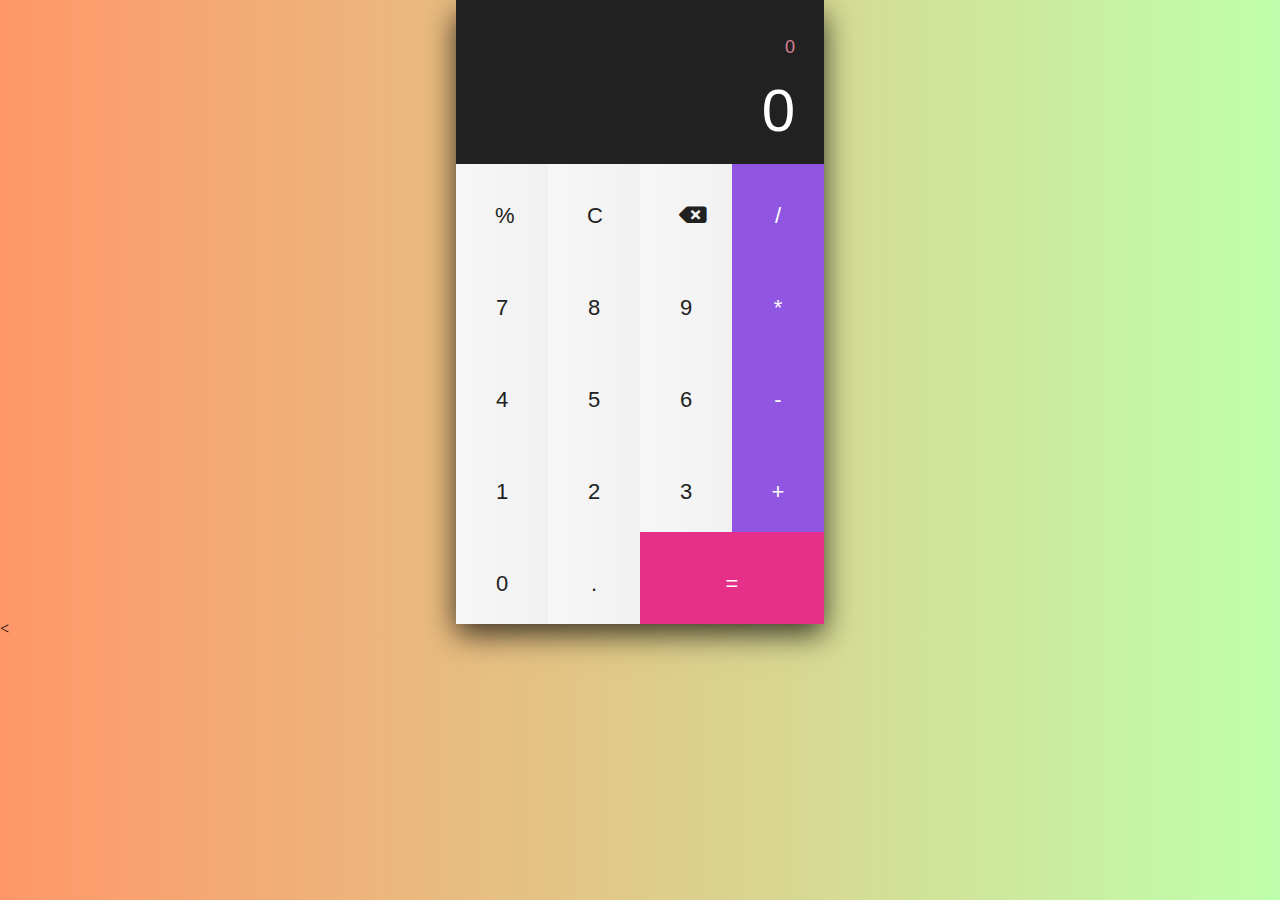
<file: calcc/index.html>
<!DOCTYPE html>
<html lang="en">
<head>
    <meta charset="UTF-8">
    <meta name="viewport"
    content="width=device-width, user-scalable=no, initial-scale=1.0, maximumscale=1.0, minimum-scale=1.0">
    <meta http-equiv="X-UA-Compatible" content="ie=edge">
    <link rel="stylesheet" href="style.css">
    <link rel="stylesheet"
     href="https://pro.fontawesome.com/releases/v5.10.0/css/all.css" integrity="sha384-
    AYmEC3Yw5cVb3ZcuHtOA93w35dYTsvhLPVnYs9eStHfGJvOvKxVfELGroGkvsg+p"
    crossorigin="anonymous"/>
    <title>Calculator</title>
</head>
<body>
    <div class="calculator">
        <div class="header">
            <input type="text" placeholder="0" class="account" readonly>
            <input type="text" placeholder="0" class="result" readonly>
        </div>
        <div class="main">
            <button onclick="input('%')" class="btn">%</button>
            <button onclick="reset()" class="btn">C</button>
            <button onclick="backspace()" class="btn"><i class="fas fa-backspace"></i></button>
            <button onclick="input('/')" class="btn btn-operator">/</button>
            <button onclick="input('7')" class="btn">7</button>
            <button onclick="input('8')" class="btn">8</button>
            <button onclick="input('9')" class="btn">9</button>
            <button onclick="input('*')" class="btn btn-operator">*</button>
            <button onclick="input('4')" class="btn">4</button>
            <button onclick="input('5')" class="btn">5</button>
            <button onclick="input('6')" class="btn">6</button>
            <button onclick="input('-')" class="btn btn-operator">-</button>
            <button onclick="input('1')" class="btn">1</button>
            <button onclick="input('2')" class="btn">2</button>
            <button onclick="input('3')" class="btn">3</button>
            <button onclick="input('-')" class="btn btn-operator">+</button>
            <button onclick="input('0')" class="btn">0</button>
            <button onclick="input('.')" class="btn">.</button>
            <button onclick="result()" class="btn-big">=</button>
        </div>
    </div>

    <script src="script.js"></script>
</body>
<</html>
</file>
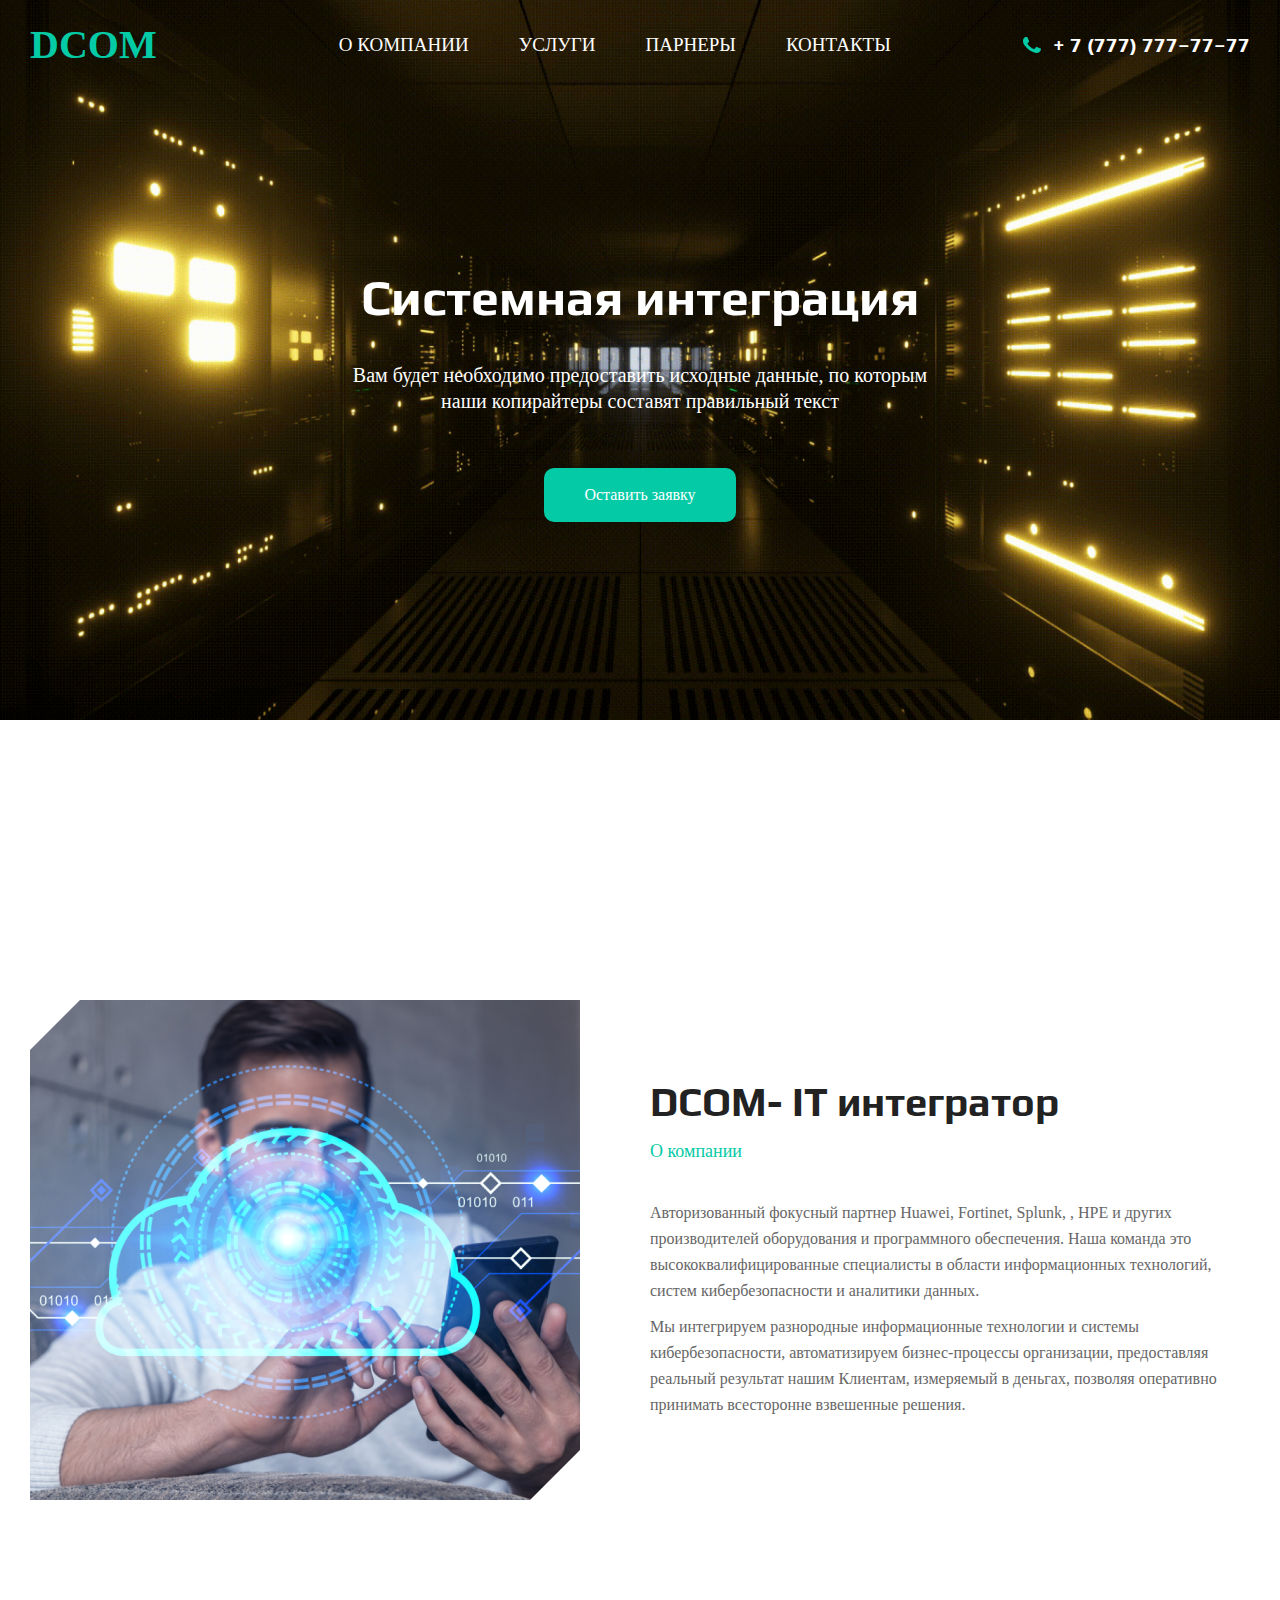
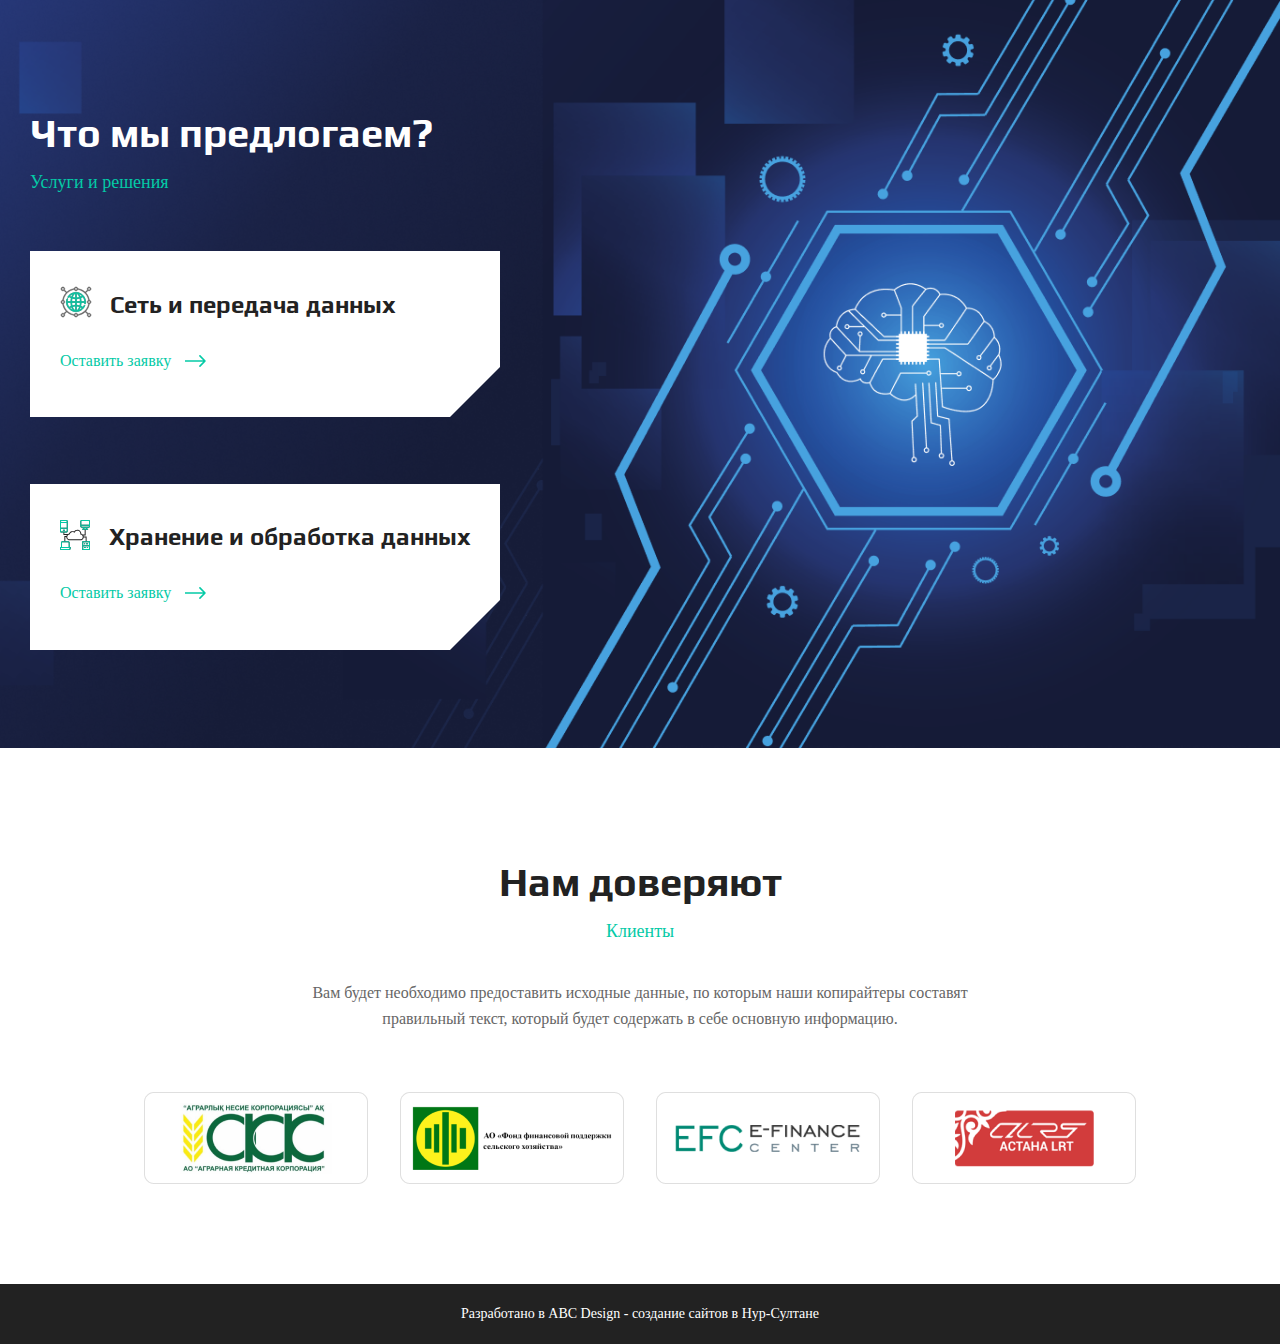
<file: dcom/index.html>
<!DOCTYPE html>
<html lang="en">
<head>
   <meta charset="UTF-8">
   <meta http-equiv="X-UA-Compatible" content="IE=edge">
   <meta name="viewport" content="width=device-width, initial-scale=1.0">
   <link rel="stylesheet" href="css/style.css">
   <title>Document</title>

   <link rel="preconnect" href="https://fonts.googleapis.com">
<link rel="preconnect" href="https://fonts.gstatic.com" crossorigin>
<link href="https://fonts.googleapis.com/css2?family=Open+Sans:wght@400;700&family=Play:wght@400;700&family=Raleway:ital,wght@0,400;0,500;0,600;0,700;0,800;0,900;1,400;1,500;1,600;1,700;1,800;1,900&display=swap" rel="stylesheet">
</head>
<body>
   <header class="header">
      <div class="container">
         <nav class="nav">
            <div class="nav__row">
               <div class="nav__logo">
                  <a href="">DCOM</a>
               </div>
               <ul class="nav__list">
                  <li><a href="">О компании</a></li>
                  <li><a href="">Услуги</a></li>
                  <li><a href="">Парнеры</a></li>
                  <li><a href="">Контакты</a></li>
               </ul>
               <div class="nav__number">
                  <a href="">+ 7 (777) 777–77–77</a>
               </div>
            </div>
         </nav>
         <div class="header__content">
            <div class="header__title">Системная интеграция</div>
            <div class="header__text">Вам будет необходимо предоставить исходные данные, по которым наши копирайтеры составят правильный текст</div>
            <div class="header__btn"><button>Оставить заявку</button></div>
         </div>
      </div>
   </header>

   <section class="dcomit">
      <div class="container">
         <div class="dcomit__row">
            <div class="dcomit__image">
               <img src="image/Image.png" alt="">
            </div>
            <div class="dcomit-content">
               <div class="dcomit-content__title">
                  DCOM- IT интегратор
               </div>
               <div class="dcomit-content__subtitle">
                  О компании
               </div>
               <div class="dcomit-content__text">
                  <p>Авторизованный фокусный партнер Huawei, Fortinet, Splunk, , HPE и других производителей оборудования и программного обеспечения.
                     Наша команда это высококвалифицированные специалисты в области информационных технологий, систем кибербезопасности и аналитики данных.</p>
                  <p>Мы интегрируем разнородные информационные технологии и системы кибербезопасности, автоматизируем бизнес-процессы организации, предоставляя реальный результат нашим Клиентам, измеряемый в деньгах, позволяя оперативно принимать всесторонне взвешенные решения.</p>
               </div>
            </div>
         </div>
      </div>
   </section>

   <section class="what">
      <div class="container">
         <div class="what__title">Что мы предлогаем?</div>
         <div class="what__subtitle">Услуги и решения</div>
         
         <div class="what-cart">
            <div class="what-cart-item">
               <img src="image/icons/what-globus.svg" alt="">
               <div class="what-cart__title">
                  Сеть и передача данных
               </div>
            </div>
            <div class="what-cart__sub">
               <a href="">Оставить заявку</a>
               <img src="image/icons/arow-cion.svg" alt="">
            </div>

         </div>
         <div class="what-cart">
            <div class="what-cart-item">
               <img src="image/icons/what-comp.svg" alt="">
               <div class="what-cart__title">
                  Хранение и обработка данных
               </div>
            </div>
            <div class="what-cart__sub">
               <a href="">Оставить заявку</a>
               <img src="image/icons/arow-cion.svg" alt="">
            </div>

         </div>
      </div>
   </section>

   <section class="client">
      <div class="container"> 
         <div class="clients__title">
            Нам доверяют
         </div>
         <div class="clients__subtitle">
            Клиенты
         </div>
         <div class="clients__text">
            Вам будет необходимо предоставить исходные данные, по которым наши копирайтеры составят правильный текст, который будет содержать в себе основную информацию.
         </div>
         <div class="clients__sponsor">
            <img src="image/sponsor.png" alt="">
         </div>
      </div>
   </section>
   
   <footer class="footer">
      <div class="footer__row">
         <div class="footer__text">
            Разработано в ABC Design - создание сайтов в Нур-Султане
         </div>
      </div>
   </footer>
</body>
</html>
</file>
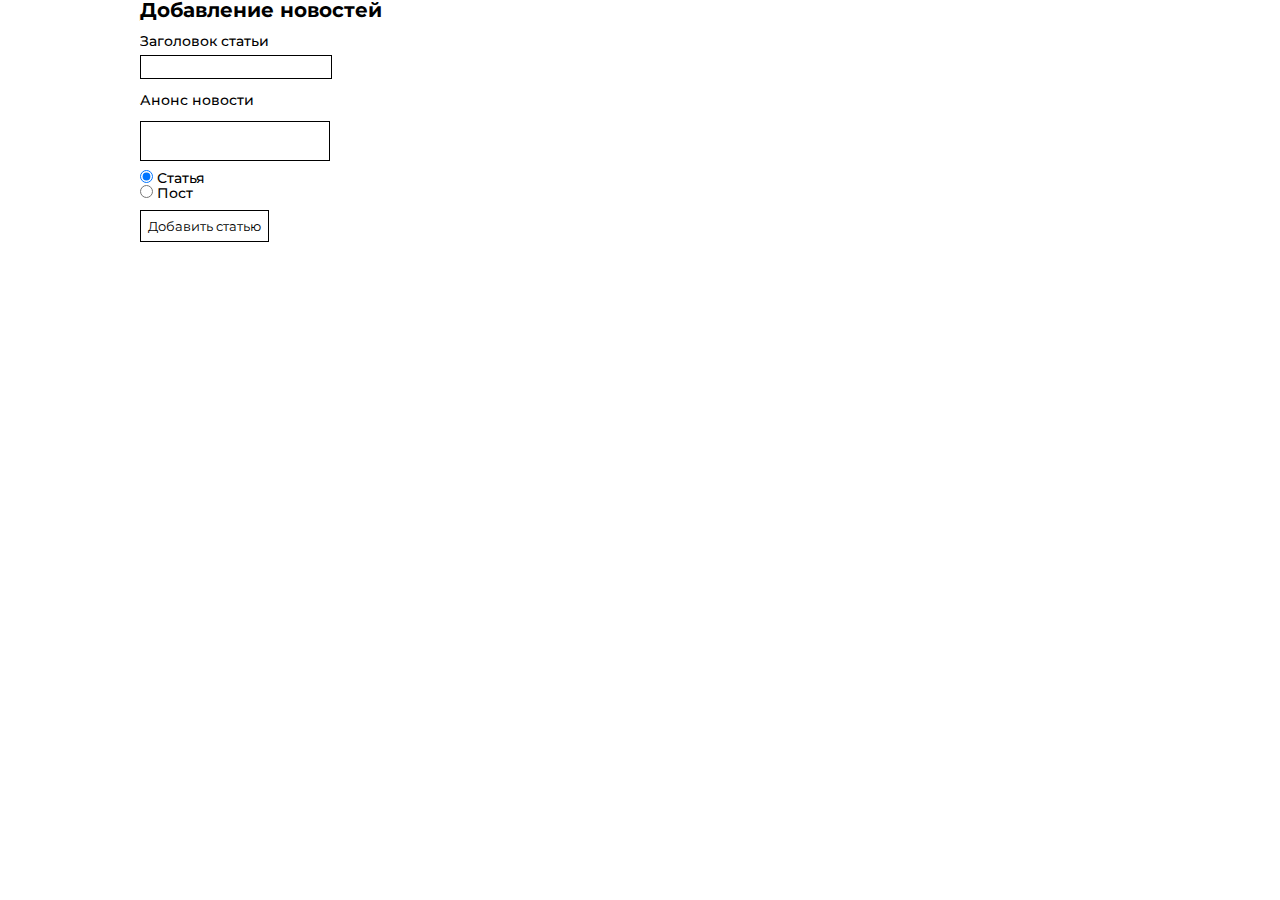
<file: web05-main/index.html>
<!DOCTYPE html>
<html lang="en">

<head>
    <meta charset="UTF-8">
    <meta http-equiv="X-UA-Compatible" content="IE=edge">

    <meta name="viewport" content="width=device-width, initial-scale=1.0">
    <title>Document</title>
    <link rel="preconnect" href="https://fonts.googleapis.com">
    <link rel="preconnect" href="https://fonts.gstatic.com" crossorigin>
    <link href="https://fonts.googleapis.com/css2?family=Montserrat:wght@500;700&display=swap" rel="stylesheet">

    <link rel="stylesheet" href="style.css">
</head>

<body>
    <div class="container">
        <h3>Добавление новостей</h3>
        <hr>
        <br>
        <form>
            <div class="form-group" id="form_input">
                <label for="title" class="form-label">Заголовок статьи</label> <br>
                <input type="text" class="form-control" id="title" maxlength="95" placeholder=""> <br>
                <br>
            </div>
            <div class="form-group">
                <label for="validationTextarea" class="form-label">Анонс новости</label> <br> <br>
                <textarea id="intro" maxlength="255" class="form-control" placeholder=""></textarea>
            </div>
            <div class="black">
                <div class="form-check">
                    <input type="radio" class="form-check-input" id="type" name="type" value="article" checked>
                    <label class="form-check-label">Статья</label>
                </div>
                <div class="form-check">
                    <input type="radio" class="form-check-input" id="type_2" name="type" value="post">
                    <label class="form-check-label">Пост</label>
                </div>
            </div>
            <div id="mess" class="text-danger"></div>
            <button type="button" class="btn btn-primary" onclick="check()" name="send" id="send">Добавить
                статью</button>
        </form>
        <br><br>
        <div id="articles"></div>
    </div>

    <script src="script.js"></script>
</body>

</html>
</file>
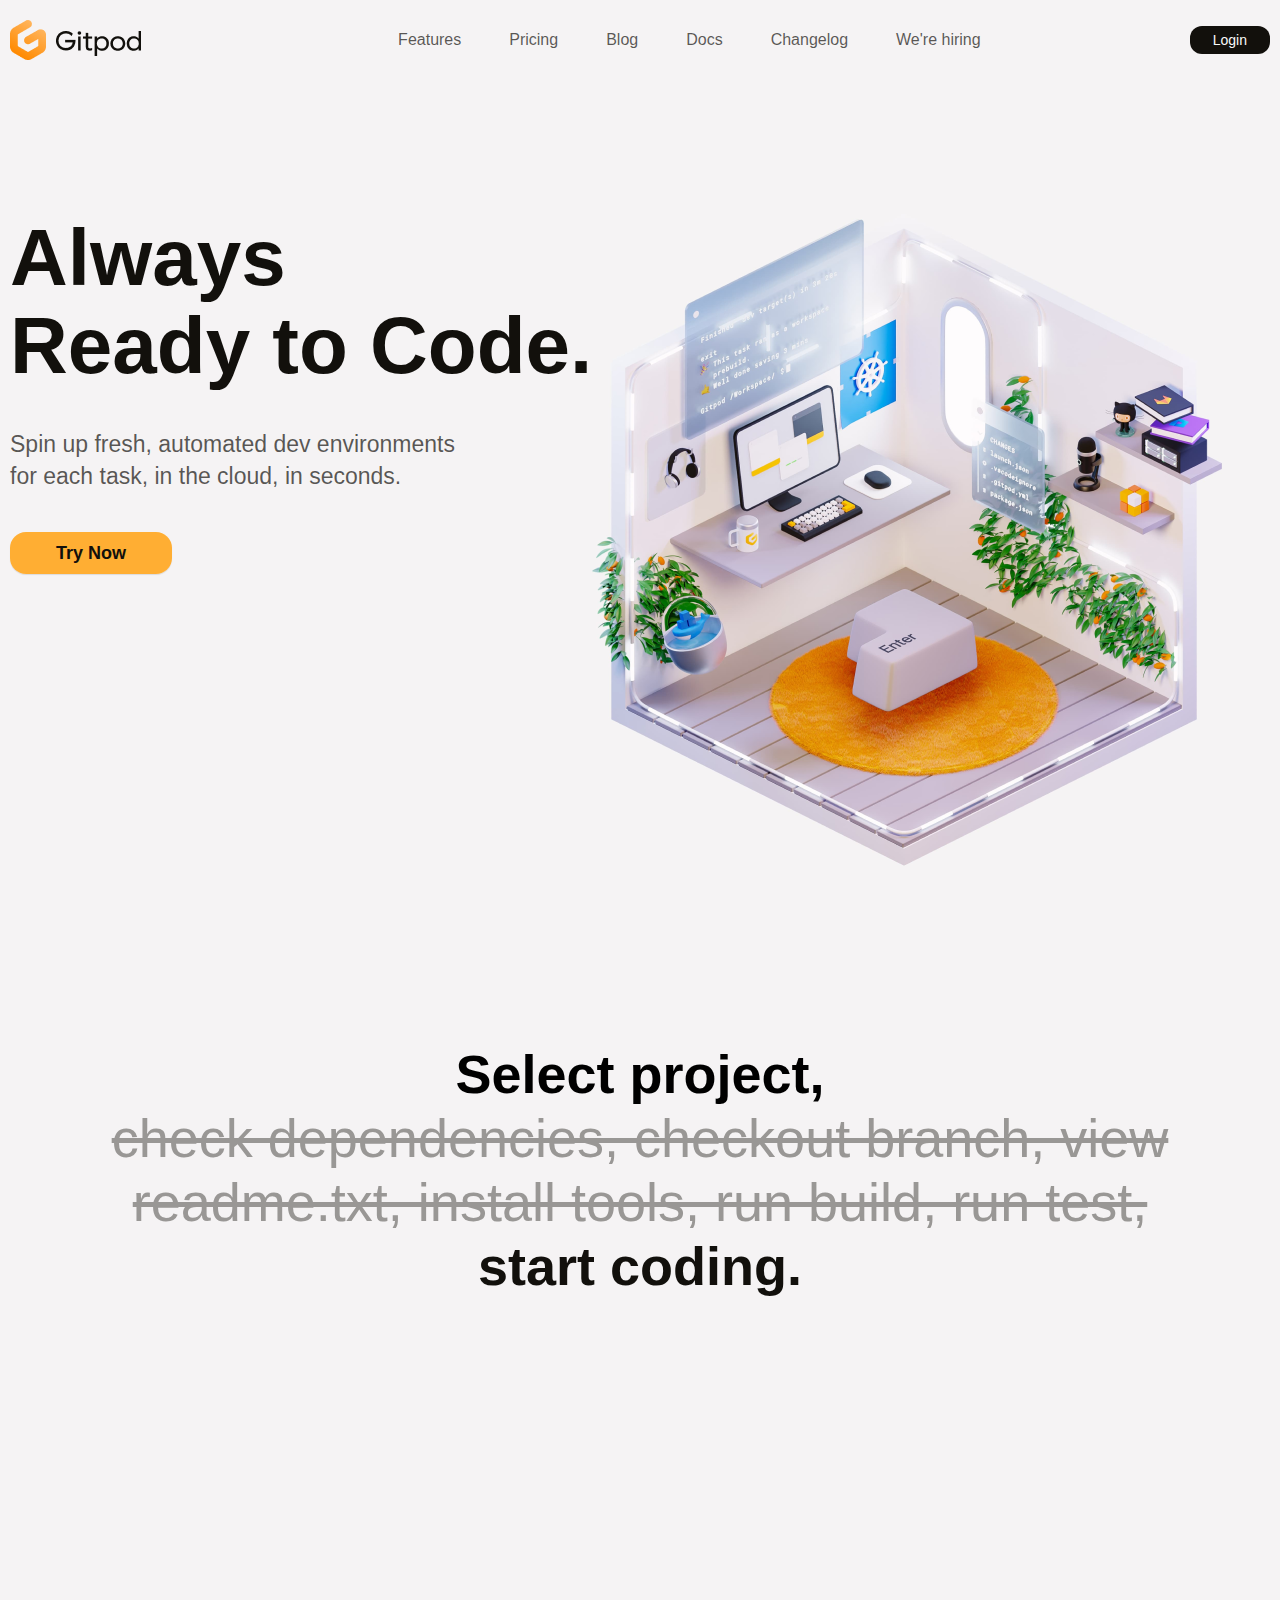
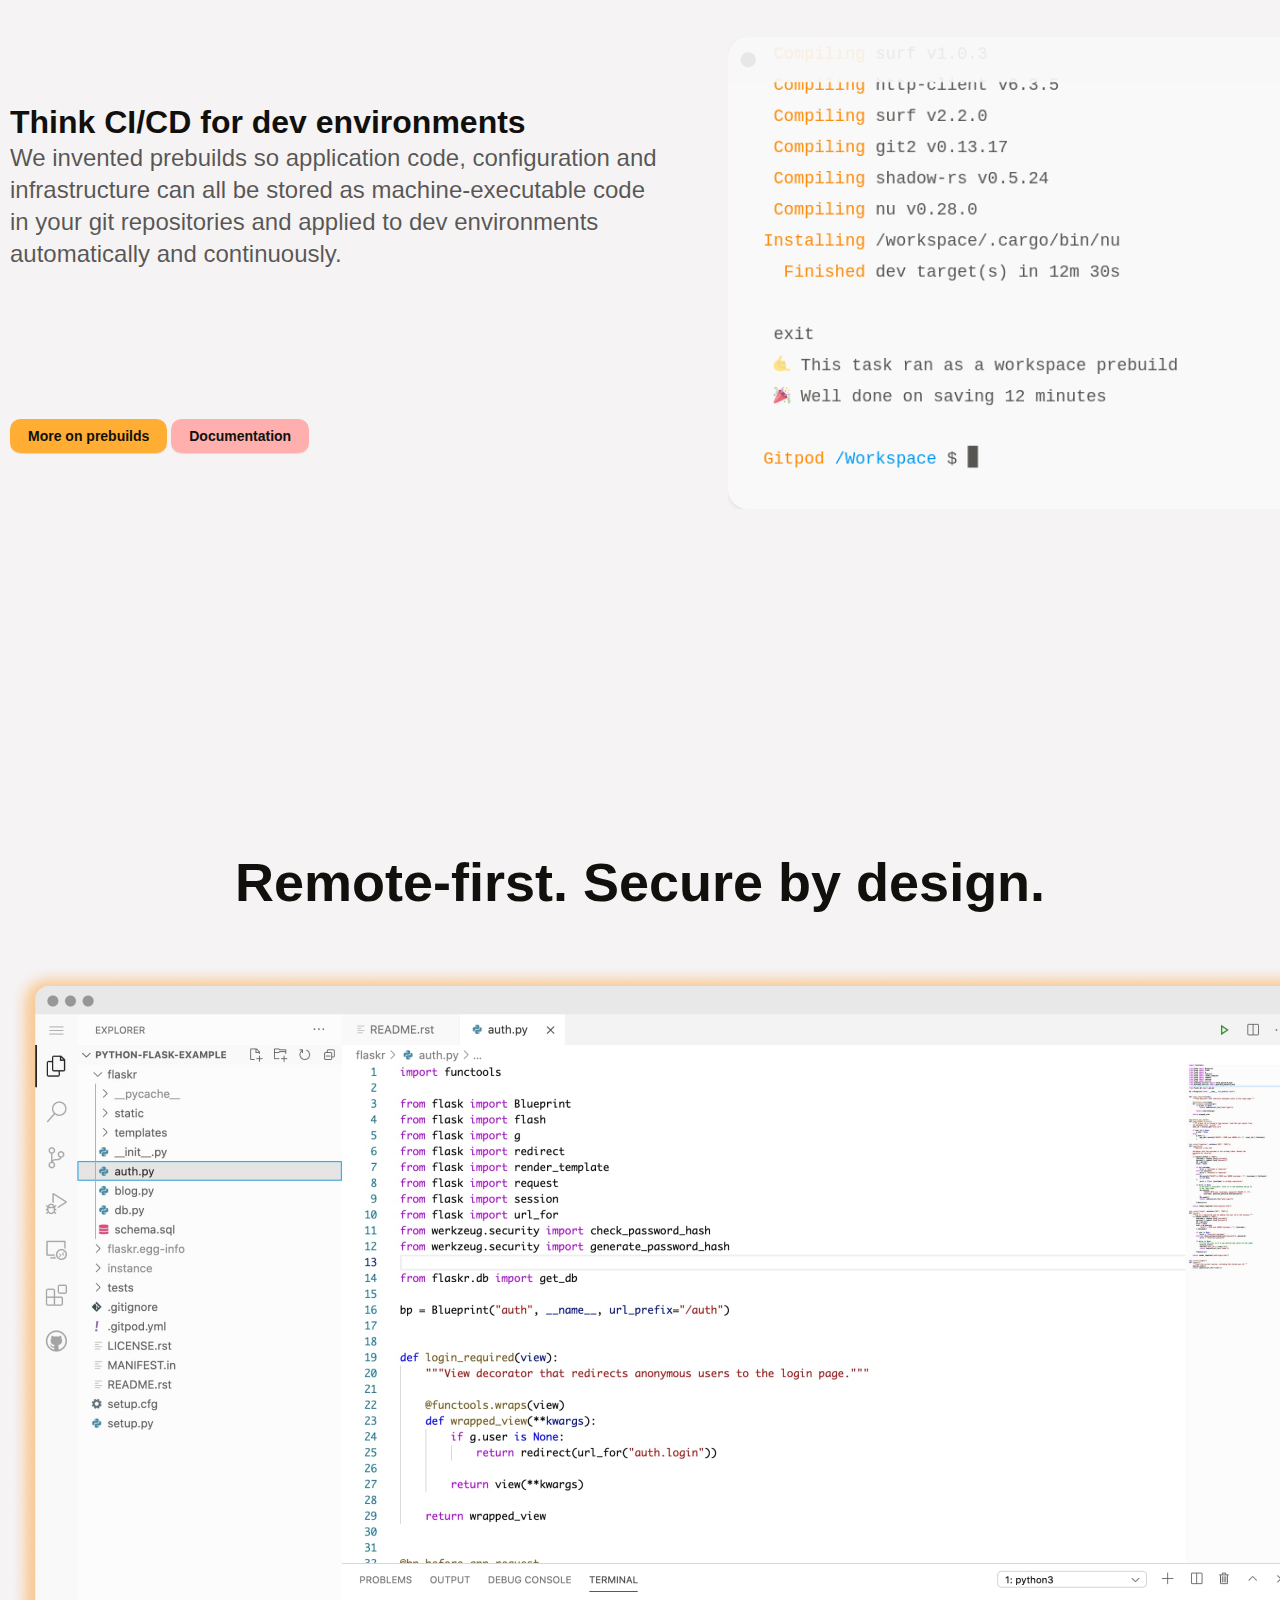
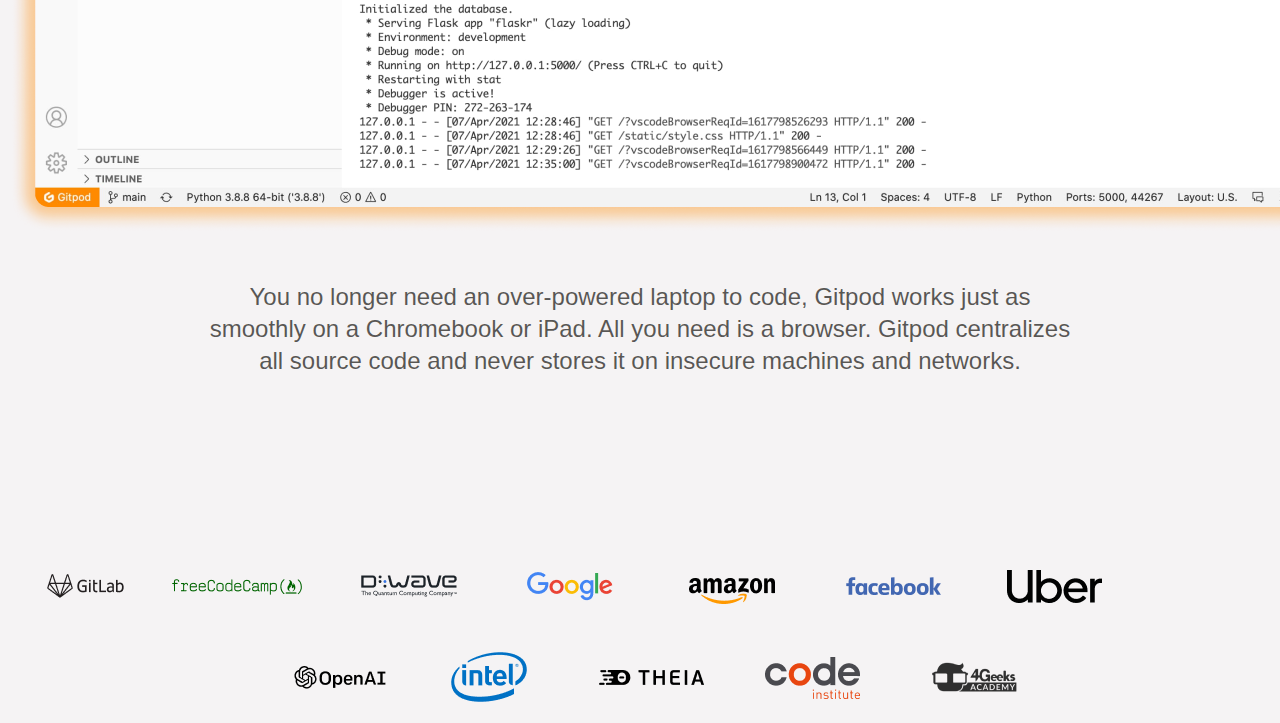
<file: dcom/image/icons/Рабочий стол/nalabew/index.html>
<!DOCTYPE html>
<html lang="en">
<head>
    <meta charset="UTF-8">
    <meta http-equiv="X-UA-Compatible" content="IE=edge">
    <meta name="viewport" content="width=device-width, initial-scale=1.0">
    <link rel="stylesheet" href="css/style.css">
    <title>Document</title>
</head>
<body>
    <div class="wrapper">
        <nav class="nav">
            <div class="container">
                <div class="nav__row">
                    <div class="nav__logo">
                        <a href=""><img src="img/Frame.png" alt=""></a>
                    </div>
                    <ul class="nav__list">
                        <li><a href="">Features</a></li>
                        <li><a href="">Pricing</a></li>
                        <li><a href="">Blog</a></li>
                        <li><a href="">Docs</a></li>
                        <li><a href="">Changelog</a></li>
                        <li><a href="">We're hiring</a></li>
                    </ul>
                    <div class="nav__btn">
                        <a href="">Login</a>
                    </div>
                </div>
            </div>
        </nav>

        <div class="always">
            <div class="container">
                <div class="always__row">
                    <div class="always__content">
                        <div class="always__title">Always <br>Ready to Code.</div>
                        <div class="always__text">Spin up fresh, automated dev environments for each task, in the cloud, in seconds.</div>
                        <div class="always__btn"><a href="">Try Now</a></div>   
                    </div>
                    <div class="always__img">
                        <img src="img/Rectangle.png" alt="">
                    </div>
                </div>
            </div>
        </div>

        <div class="select">
            <div class="container">
                <div class="select__title">Select project,</div>
                <div class="select__title1">check dependencies, checkout branch, view</div>
                <div class="select__title2">readme.txt, install tools, run build, run test,</div>
                <div class="select__title3">start coding.</div>
            </div>
        </div>

        <div class="think">
            <div class="container">
                <div class="think__row">
                    <div class="think__content">
                        <div class="think__title">
                            Think CI/CD for dev environments
                        </div>
                        <div class="think__text">We invented prebuilds so application code, configuration and infrastructure can all be stored as machine-executable code in your git repositories and applied to dev environments automatically and continuously.</div>
                        <div class="think__btn">
                            <a href="">More on prebuilds</a>
                            <a href="">Documentation</a>
                        </div>
                    </div>
                    <div class="think__img">
                        <img src="img/Rectangle (2).png" alt="">
                    </div>
                </div>
            </div>
        </div>

        <div class="remote">
            <div class="container">
                <div class="remote__title">
                    Remote-first. Secure by design.
                </div>
                <div class="remote__img">
                    <img src="img/Rectangle (3).png" alt="">
                </div>
                <div class="remote__text">You no longer need an over-powered laptop to code, Gitpod works just as smoothly on a Chromebook or iPad. All you need is a browser. Gitpod centralizes all source code and never stores it on insecure machines and networks.</div>

            </div>
        </div>

        <div class="
        ">
            <img src="img/meow.png" alt="">
        </div>

        <div class="idinaxoy">
            
        </div>
    </div>
</body>
</html>
</file>
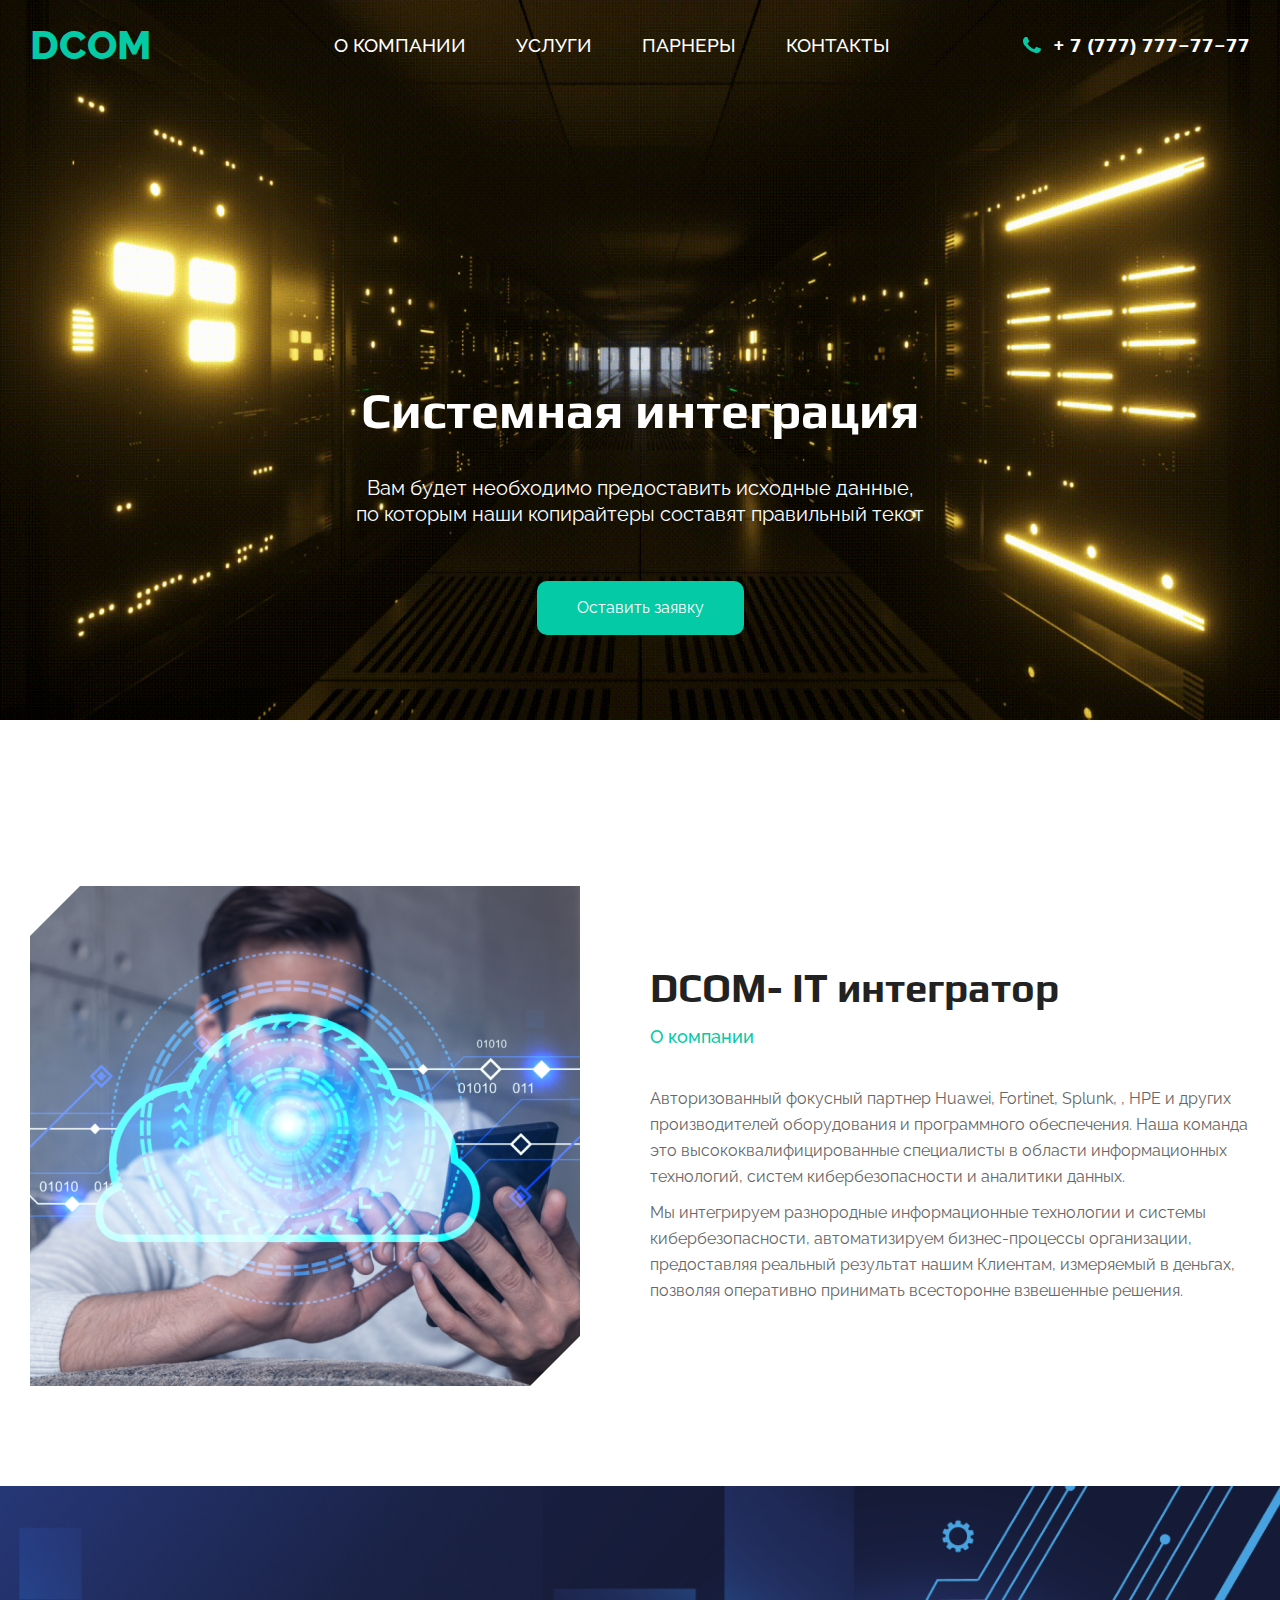
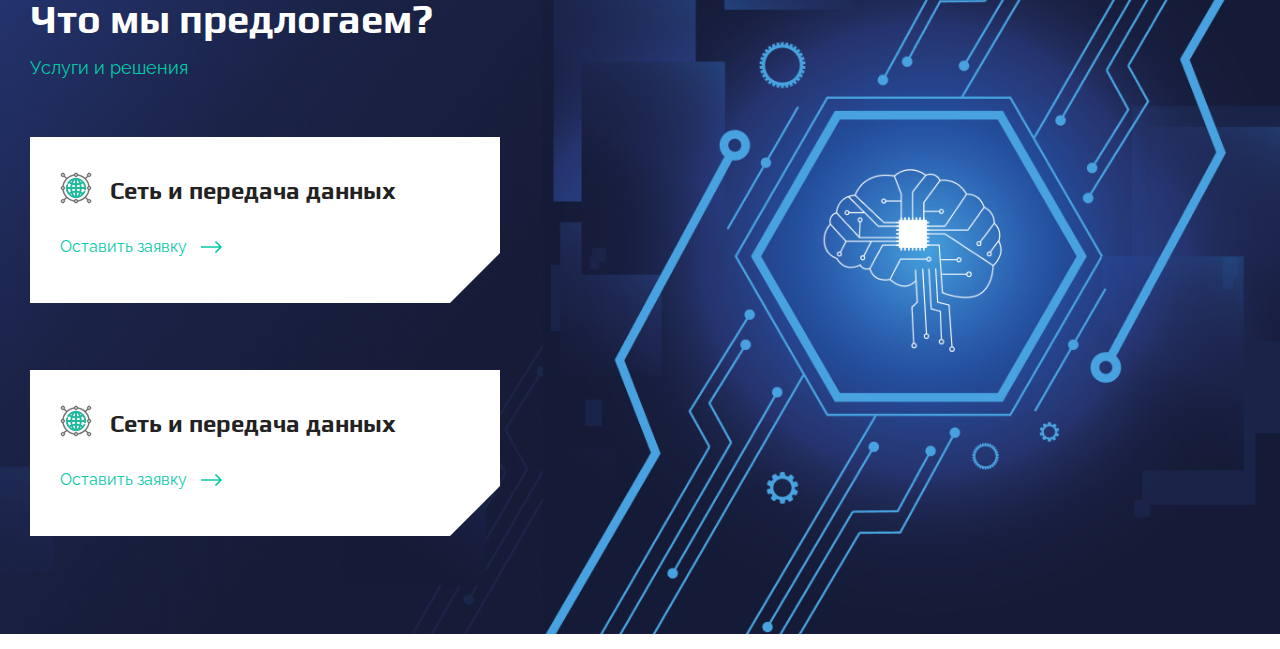
<file: dcom/image/icons/Рабочий стол/Новая папка/index.html>
<!DOCTYPE html>
<html lang="en">
<head>
   <meta charset="UTF-8">
   <meta http-equiv="X-UA-Compatible" content="IE=edge">
   <meta name="viewport" content="width=device-width, initial-scale=1.0">
   <link rel="stylesheet" href="css/style.css">
   <title>Document</title>

   <link rel="preconnect" href="https://fonts.googleapis.com">
<link rel="preconnect" href="https://fonts.gstatic.com" crossorigin>
<link href="https://fonts.googleapis.com/css2?family=Open+Sans:wght@400;700&family=Play:wght@400;700&family=Raleway:ital,wght@0,400;0,500;0,600;0,700;0,800;0,900;1,400;1,500;1,600;1,700;1,800;1,900&display=swap" rel="stylesheet">
</head>
<body>
   <header class="header">
      <div class="container">
         <nav class="nav">
            <div class="nav__row">
               <div class="nav__logo">
                  DCOM
               </div>
               <ul class="nav__list">
                  <li><a href="">О компании</a></li>
                  <li><a href="">Услуги</a></li>
                  <li><a href="">Парнеры</a></li>
                  <li><a href="">Контакты</a></li>
               </ul>
               <div class="nav__number">
                  <a href="">+ 7 (777) 777–77–77</a>
               </div>
            </div>
         </nav>
         <div class="header__content">
            <div class="header__title">Системная интеграция</div>
            <div class="header__text">Вам будет необходимо предоставить исходные данные, по которым наши копирайтеры составят правильный текст</div>
            <div class="header__btn"><button>Оставить заявку</button></div>
         </div>
      </div>
   </header>

   <section class="dcomit">
      <div class="container">
         <div class="dcomit__row">
            <div class="dcomit__image">
               <img src="image/Image.png" alt="">
            </div>
            <div class="dcomit-content">
               <div class="dcomit-content__title">
                  DCOM- IT интегратор
               </div>
               <div class="dcomit-content__subtitle">
                  О компании
               </div>
               <div class="dcomit-content__text">
                  <p>Авторизованный фокусный партнер Huawei, Fortinet, Splunk, , HPE и других производителей оборудования и программного обеспечения.
                     Наша команда это высококвалифицированные специалисты в области информационных технологий, систем кибербезопасности и аналитики данных.</p>
                  <p>Мы интегрируем разнородные информационные технологии и системы кибербезопасности, автоматизируем бизнес-процессы организации, предоставляя реальный результат нашим Клиентам, измеряемый в деньгах, позволяя оперативно принимать всесторонне взвешенные решения.</p>
               </div>
            </div>
         </div>
      </div>
   </section>

   <section class="what">
      <div class="container">
         <div class="what__title">Что мы предлогаем?</div>
         <div class="what__subtitle">Услуги и решения</div>
         
         <div class="what-cart">
            <div class="what-cart-item">
               <img src="image/icons/what-globus.svg" alt="">
               <div class="what-cart__title">
                  Сеть и передача данных
               </div>
            </div>
            <div class="what-cart__sub">
               <a href="">Оставить заявку</a>
               <img src="image/icons/Arrow 1.png" alt="">
            </div>

         </div>
         <div class="what-cart">
            <div class="what-cart-item">
               <img src="image/icons/what-globus.svg" alt="">
               <div class="what-cart__title">
                  Сеть и передача данных
               </div>
            </div>
            <div class="what-cart__sub">
               <a href="">Оставить заявку</a>
               <img src="image/icons/Arrow 1.png" alt="">
            </div>

         </div>
      </div>
   </section>
</body>
</html>
</file>
<file: calcc/style.css>
* {
   margin: 0;
   padding: 0;
}
body {
   background-image: linear-gradient(90deg, #ff9768 0%, #bfffac 100%);
}
.calculator {
   margin: 0 auto;
   width: 368px;
   height: 620px;
   box-shadow: 0 14px 28px rgba(0, 0, 0, 0.75);
}
.header {
   height: 100px;
   padding-top: 37px;
   padding-bottom: 27px;
   padding-right: 29px;
   padding-left: 29px;
   background-color: #212121;
   text-align: right;
}
.account {
   width: 100%;
   background: transparent;
   border: none;
   outline: none;
   color: #d98192;
   font-size: 18px;
   text-align: right;
}
.account::placeholder {
   color: #d98192;
}
.result {
   width: 100%;
   margin-top: 18px;
   text-align: right;
   background: transparent;
   border: none;
   outline: none;
   font-size: 60px;
   color: #fff;
}
.result::placeholder {
   color: #fff;
}
.main {
   height: 460px;
   display: table;
}
.btn {
   width: 92px;
   height: 92px;
   padding: 39px;
   border: none;
   background-image: linear-gradient(to right, #f7f7f7 0%, #f1f1f1 100%);
   font-size: 22px;
   color: #212121;
   outline: none;
}
.main button:active {
   filter: contrast(110%);
}
.btn-big {
   position: absolute;
   width: 184px;
   height: 92px;
   padding: 39px;
   font-size: 22px;
   background-color: #e62f89;
   outline: none;
   border: none;
   color: #fff;
}
.btn-operator {
   color: #fff;
   font-size: 22px;
   background-image: none;
   background-color: #9156e1;
}
.btn:hover,
.btn-operator:hover,
.btn-big:hover {
   filter: brightness(85%);
   -webkit-filter: brightness(85%);
}
.btn:active,
.btn-operator:active,
.btn-big:active {
   outline: none;
}
</file>
<file: dcom/css/style.css>
/*ОБНУЛЯЮЩИЙ СТИЛЬ */
* {padding: 0;margin: 0;border: 0;}
*,*:before,*:after {-webkit-box-sizing: border-box;-moz-box-sizing: border-box;box-sizing: border-box;}
:focus,:active {outline: none;}
a:focus,a:active {outline: none;}
nav,footer,header,aside {display: block;}
html,body {height: 100%;width: 100%;font-size: 100%;line-height: 1;font-size: 14px;-ms-text-size-adjust: 100%; -moz-text-size-adjust: 100%;-webkit-text-size-adjust: 100%;}
input,button,textarea {font-family: inherit;}
input::-ms-clear {display: none;}
button {cursor: pointer;}
button::-moz-focus-inner {padding: 0;border: 0;}
a,a:visited {text-decoration: none;}
a:hover {text-decoration: none;}
ul li {list-style: none;}
img {vertical-align: top;}
h1,h2,h3,h4,h5,h6 {font-size: inherit;font-weight: 400;}
a{color: black;}
/*ОБНУЛЯЮЩИЙ СТИЛЬ */


}
body{
   font-family: 'Raleway', sans-serif;
}
.header {
   background: url('../image/headerbg.png')no-repeat;
   background-size: 100%;
   height: 100vh;
}
.container {
   max-width: 1220px;
   margin: 0 auto;
}
.nav {
   padding: 21px 0;
}
.nav__row {
   display: flex;
   justify-content: space-between;
   align-items: center;
}
.nav__logo a{
   font-weight: 800;
   font-size: 40px;
   line-height: 47px;
   color: #04CAA6;   
}
.nav__list {
   display: flex;
}
.nav__list li{
   padding-left: 50px;
}
.nav__list a{
   font-weight: 500;
   font-size: 19px;
   line-height: 22px;
   text-transform: uppercase;
   color: #FFFFFF;
}
.nav__list a:hover{
   color: #25388b;
   transition: .5s ease;
}
.nav__number {
   background: url('../image/icons/tele.svg')left no-repeat;
}
.nav__number a:hover{
   color: rgb(49, 175, 133);
   transition: .5s ease;
}
.nav__number a{
   font-family: 'Play', sans-serif;
   font-weight: bold;
   font-size: 20px;
   line-height: 23px;
   text-transform: uppercase;
   color: #FFFFFF;
   padding: 0 0 0 30px;
}


.header__title {
   margin-top: 15%;
   font-family: 'Play', sans-serif;
   font-weight: bold;
   font-size: 50px;
   line-height: 100%;
   text-align: center;
   color: #FFFFFF;
}
.header__text {
   padding-top: 40px;
   max-width: 579px;
   font-size: 20px;
   line-height: 26px;
   text-align: center;
   color: #FFFFFF;
   margin: 0 auto;
}
.header__btn{
   padding: 54px 0 151px 0;
}

.header__btn button{
   display: block;
   margin: 0 auto;
   font-size: 16px;
   line-height: 26px;
   text-align: center;
   color: #FFFFFF;
   background: #04CAA6;
   border-radius: 10px;
   padding: 14px 40px;
}
.header__btn button:hover{
   background: #fff;
   color: #04CAA6;
   border: 2px solid transparent #04CAA6;
   transition: .5s ease;
}

.dcomit {
   padding-top: 100px;
   padding-bottom: 100px;
}
.container {
}
.dcomit__row {
   display: flex;
   justify-content: space-between;
   align-items: center;
}
.dcomit-content {
   margin-left: 70px;

}
.dcomit-content__title {
   font-family: 'Play', sans-serif;
   font-weight: bold;
   font-size: 40px;
   line-height: 100%;
   color: #222222;
}
.dcomit-content__subtitle {
   padding-top: 20px;
   font-weight: 500;
   font-size: 18px;
   line-height: 100%;
   color: #04CAA6;
}
.dcomit-content__text {
   font-size: 16px;
   line-height: 26px;
   color: #666666;
   padding-top: 40px;
}
.dcomit-content__text p:first-child{
   padding-bottom: 10px;
}


.what {
   background: url('../image/brainbg.png') no-repeat;
   background-size: 100%;
}
.what__title {
   font-family: 'Play', sans-serif;
   padding-top: 113px;
   font-weight: bold;
   font-size: 40px;
   line-height: 100%;
   color: #FFFFFF;
}
.what__subtitle {
   font-size: 18px;
   line-height: 100%;
   color: #04CAA6;
   padding-top: 20px;
}
.what-cart {
   background: url('../image/what-card-bg.png') no-repeat;
   padding-left: 30px;
   padding-bottom: 50px;
}
.what-cart:last-child{
   padding-bottom: 156px;
}
.what img{
}
.what-cart__title {
   display: flex;
   padding-top: 40px;
   font-family: 'Play', sans-serif;
   font-weight: bold;
   font-size: 24px;
   line-height: 26px;
   color: #222222;
}
.what-cart__sub{
   display: inline;
}
.what-cart__sub img{
   padding-top: 37px;
   padding-left: 10px;
}
.what-cart__sub a{
   display: inline-block;
   padding-top: 30px;
   font-size: 16px;
   line-height: 26px;
   color: #04CAA6;
}
.what-cart-item{
   display: flex;
   align-items: center;
   margin-top: 60px;
}
.what-cart-item img{
   margin-right: 18px;
   padding-top: 35px;
}


.client {
   margin: 100px 0;
   
   text-align: center;
}
.clients__title {
   font-family: 'Play', sans-serif;
   font-weight: bold;
   font-size: 40px;
   line-height: 100%;
   color: #222222;
}
.clients__subtitle {
   padding-top: 20px;
   font-weight: 500;
   font-size: 18px;
   line-height: 100%;
   color: #04CAA6;
}
.clients__text {
   padding-top: 40px;
   margin: 0 auto;
   max-width: 680px;
   font-size: 16px;
   line-height: 26px;
   text-align: center;
   color: #666666;
}
.clients__sponsor {
   margin-top: 60px;
}

.call {
   background: linear-gradient(65.81deg, #2849A4 -24.46%, #27397C 36.47%, #1A2246 114.5%, #161C38 175.69%);
}
.call__row {
   display: flex;
}
.call__img {
}
.call__col {
}
.call__content {
   padding-left: 80px;
   align-items: center;
}
.call__title {
   font-weight: 500;
   font-size: 20px;
   line-height: 26px;
   color: #FFFFFF;
   padding-top: 70px;
}
.call__line {
   margin-top: 14px;
   margin-bottom: 30px;
   width: 40px;
   height: 4px;
   background: #04CAA6;
}
.call__number {
   margin-bottom: 15px;
   font-family: 'Play', sans-serif;
   font-weight: bold;
   font-size: 20px;
   line-height: 150%;
   color: #FFFFFF;
}
.call__mail {
   font-size: 16px;
   line-height: 26px;
   color: rgba(255, 255, 255, 0.6);
}
.call__content img{
   padding-right: 20px;
}

.footer {
   height: 60px;
   background-color: #222222;
}
.footer__row {
   display: flex;
   align-items: center;
   justify-content: center;
}
.footer__text {
   padding: 23px 0;
   font-size: 14px;
   line-height: 100%;
   color: #FFFFFF;
}

@media screen and (max-width: 1200px) {
	.container {
		width: 1140px;
	}
}

@media screen and (max-width: 1199px) {
	.container {
		width: 960px;
	}
   .nav__list li{
      padding-left: 15px;
   }
   .dcomit__row{
      padding: 0 15px;
   }
}

@media screen and (max-width: 991px) {
	.container {
		width: 720px;
	}
   .nav__list{
      display: none;
   }
   .dcomit__row{
      
   }
   .dcomit-content{
      width: 50%;
   }
}

@media screen and (max-width: 767px) {
	.container {
		width: 540px;
	}
}

@media screen and (max-width: 575px) {
	.container {
		width: 100%;
		padding: 0 15px;
	}
</file>
<file: web05-main/style.css>
/*ОБНУЛЯЮЩИЙ СТИЛЬ */
* {
   padding: 0;
   margin: 0;
   border: 0;
}
*,
*:before,
*:after {
   -webkit-box-sizing: border-box;
   -moz-box-sizing: border-box;
   box-sizing: border-box;
}
:focus,
:active {
   outline: none;
}
a:focus,
a:active {
   outline: none;
}
nav,
footer,
header,
aside {
   display: block;
}
html,
body {
   height: 100%;
   width: 100%;
   font-size: 100%;
   line-height: 1;
   font-size: 14px;
   -ms-text-size-adjust: 100%;
   -moz-text-size-adjust: 100%;
   -webkit-text-size-adjust: 100%;
}
input,
button,
textarea {
   font-family: inherit;
}
input::-ms-clear {
   display: none;
}
button {
   cursor: pointer;
}
button::-moz-focus-inner {
   padding: 0;
   border: 0;
}
a,
a:visited {
   text-decoration: none;
}
a:hover {
   text-decoration: none;
}
ul li {
   list-style: none;
}
img {
   vertical-align: top;
}
h1,
h2,
h3,
h4,
h5,
h6 {
   font-size: inherit;
   font-weight: 400;
}
a {
   color: black;
}
/*ОБНУЛЯЮЩИЙ СТИЛЬ */

.container {
   font-family: "Montserrat", sans-serif;
   max-width: 1000px;
   margin: 0 auto;
}
input {
   border: 1px solid rgb(0, 0, 0);
   padding: 3px;
}

h3 {
   font-weight: bold;
   font-size: 20px;
}
#title {
   margin-top: 7px;
}
textarea {
   resize: none;
}
.emailHelp {
}
.form-group {
}
label {
   font-weight: 500;
   margin-bottom: 7px;
}
.form-control {
   border: 1px solid rgb(0, 0, 0);
   padding: 3px;
}
.form-text {
}
.text-muted {
}
.form-check {
}
.form-check-input {
}
.form-check-label {
}
.text-danger {
}
.btn {
   margin-top: 10px;
   border: 1px solid #000;
   padding: 7px;
   background-color: #fff;
}
.btn:hover {
   background-color: #000;
   color: #fff;
}
.btn-primary {
}

.black {
   margin-top: 7px;
}
</file>
<file: dcom/image/icons/Рабочий стол/nalabew/css/style.css>
/*ОБНУЛЯЮЩИЙ СТИЛЬ */
* {padding: 0;margin: 0;border: 0;}
*,*:before,*:after {-webkit-box-sizing: border-box;-moz-box-sizing: border-box;box-sizing: border-box;}
:focus,:active {outline: none;}
a:focus,a:active {outline: none;}
nav,footer,header,aside {display: block;}
html,body {height: 100%;width: 100%;font-size: 100%;line-height: 1;font-size: 14px;-ms-text-size-adjust: 100%; -moz-text-size-adjust: 100%;-webkit-text-size-adjust: 100%;}
input,button,textarea {font-family: inherit;}
input::-ms-clear {display: none;}
button {cursor: pointer;}
button::-moz-focus-inner {padding: 0;border: 0;}
a,a:visited {text-decoration: none;}
a:hover {text-decoration: none;}
ul li {list-style: none;}
img {vertical-align: top;}
h1,h2,h3,h4,h5,h6 {font-size: inherit;font-weight: 400;}
a{color: black;}
/*ОБНУЛЯЮЩИЙ СТИЛЬ */

@import url('https://fonts.googleapis.com/css2?family=Roboto:wght@400;700&display=swap');

body{
   font-family: 'Roboto', sans-serif;
}

.wrapper {
   background: #F5F3F4;
}
.nav {
   padding: 20px 0 0 0;
}
.container {
   max-width: 1260px;
   margin: auto;
}
.nav__row {
   display: flex;
   justify-content: space-between;
   align-items: center;
}
.nav__logo {
}
.nav__list {
   display: flex;
}
.nav__list li{
   padding-left: 48px;
}
.nav__list a{
   font-size: 16px;
   line-height: 24px;
   color: rgba(18, 16, 12, 0.7);
}
.nav__list a:hover{
   border-bottom: 2px solid rgba(18, 16, 12, 0.7);
   padding-bottom: 5px;
}
.nav__btn a{
   font-size: 14px;
   line-height: 20px;
   color: #F9F9F9;
   background: #12100C;
   border-radius: 12px;
   padding: 6px 23px;
}


.always {
   margin-top: 154px;
}

.always__row {
   display: flex;
}
.always__content {
}
.always__title {
   font-weight: bold;
   font-size: 80px;
   line-height: 88px;
   color: #12100C;
}
.always__text {
   margin-top: 38px;
   font-size: 23px;
   line-height: 32px;
   color: rgba(18, 16, 12, 0.7);
   width: 460px;
}
.always__btn {
   margin-top: 50px;
   display: block;
}
.always__btn a{
   font-weight: bold;
   font-size: 18px;
   line-height: 22px;
   text-align: center;
   color: #12100C;
   background: #FFAE33;
   box-shadow: 0px 1px 1px rgba(0, 0, 0, 0.1);
   border-radius: 16px;
   padding: 11px 46px;
}

.select {
   margin-top: 176px;
}

.select__title {
   font-weight: bold;
   font-size: 54px;
   line-height: 64px;
   text-align: center;
}
.select__title1 {
   font-size: 54px;
   line-height: 64px;
   text-align: center;
   text-decoration-line: line-through;
   color: #999795;
}
.select__title2 {
font-size: 54px;
line-height: 64px;
text-align: center;
text-decoration-line: line-through;
color: #999795;

}
.select__title3 {
   font-weight: bold;
   font-size: 54px;
   line-height: 64px;
   text-align: center;
   color: #12100C;
}

.think {
   margin-top: 339px;
}
.think__row {
   display: flex;
   justify-content: space-between;
   align-items: center;
}
.think__content {
   margin-right: 70px;
}
.think__title {
   font-weight: bold;
   font-size: 32px;
   line-height: 40px;
   color: #12100C;
}
.think__text {
   width: 648px;
   font-size: 24px;
   line-height: 32px;
   color: rgba(18, 16, 12, 0.7);
}
.think__btn{
   margin-top: 158px;
}
.think__btn a{
   font-weight: bold;
   font-size: 14px;
   line-height: 16px;
   text-align: center;
   background: #FFAE33;
   box-shadow: 0px 1px 1px rgba(0, 0, 0, 0.1);
   border-radius: 10.5px;
   color: #12100C;
   padding: 9px 18px;
}
.think__btn a:last-child{
   background: #FFB0AE;
}
.think__img {
}

.remote {
   margin-top: 337px;
}
.container {
}
.remote__title {
   padding-bottom: 47px;
   font-weight: bold;
   font-size: 54px;
   line-height: 72px;
   text-align: center;
   color: #12100C;
}
.remote__img {
}
.remote__text {
   padding-top: 49px;
   margin: 0 auto;
   width: 877px;
   font-size: 24px;
   line-height: 32px;
   text-align: center;
   color: rgba(18, 16, 12, 0.7);
   padding-bottom: 100px;
}

.complogo img{
   margin: 0 auto;
   display: block;
}
</file>
<file: dcom/image/icons/Рабочий стол/Новая папка/css/style.css>
/*ОБНУЛЯЮЩИЙ СТИЛЬ */
* {padding: 0;margin: 0;border: 0;}
*,*:before,*:after {-webkit-box-sizing: border-box;-moz-box-sizing: border-box;box-sizing: border-box;}
:focus,:active {outline: none;}
a:focus,a:active {outline: none;}
nav,footer,header,aside {display: block;}
html,body {height: 100%;width: 100%;font-size: 100%;line-height: 1;font-size: 14px;-ms-text-size-adjust: 100%; -moz-text-size-adjust: 100%;-webkit-text-size-adjust: 100%;}
input,button,textarea {font-family: inherit;}
input::-ms-clear {display: none;}
button {cursor: pointer;}
button::-moz-focus-inner {padding: 0;border: 0;}
a,a:visited {text-decoration: none;}
a:hover {text-decoration: none;}
ul li {list-style: none;}
img {vertical-align: top;}
h1,h2,h3,h4,h5,h6 {font-size: inherit;font-weight: 400;}
a{color: black;}
/*ОБНУЛЯЮЩИЙ СТИЛЬ */



body{
   font-family: 'Raleway', sans-serif;
}
.header {
   background: url('../image/headerbg.png')no-repeat;
   background-size: 100%;
}
.container {
   max-width: 1220px;
   margin: 0 auto;
}
.nav {
   padding: 21px 0;
}
.nav__row {
   display: flex;
   justify-content: space-between;
   align-items: center;
}
.nav__logo {
   font-weight: 800;
   font-size: 40px;
   line-height: 47px;
   color: #04CAA6;   
}
.nav__list {
   display: flex;
}
.nav__list li{
   padding-left: 50px;
}
.nav__list a{
   font-weight: 500;
   font-size: 19px;
   line-height: 22px;
   text-transform: uppercase;
   color: #FFFFFF;
}
.nav__number {
   background: url('../image/icons/tele.svg')left no-repeat;
}
.nav__number a{
   font-family: 'Play', sans-serif;
   font-weight: bold;
   font-size: 20px;
   line-height: 23px;
   text-transform: uppercase;
   color: #FFFFFF;
   padding: 0 0 0 30px;
}


.header__title {
   margin-top: 296px;
   font-family: 'Play', sans-serif;
   font-weight: bold;
   font-size: 50px;
   line-height: 100%;
   text-align: center;
   color: #FFFFFF;
}
.header__text {
   padding-top: 40px;
   max-width: 579px;
   font-size: 20px;
   line-height: 26px;
   text-align: center;
   color: #FFFFFF;
   margin: 0 auto;
}
.header__btn{
   padding: 54px 0 151px 0;
}
.header__btn button{
   display: block;
   margin: 0 auto;
   font-size: 16px;
   line-height: 26px;
   text-align: center;
   color: #FFFFFF;
   background: #04CAA6;
   border-radius: 10px;
   padding: 14px 40px;
}

.dcomit {
   padding-top: 100px;
   padding-bottom: 100px;
}
.container {
}
.dcomit__row {
   display: flex;
   justify-content: space-between;
   align-items: center;
}
.dcomit-content {
   margin-left: 70px;

}
.dcomit-content__title {
   font-family: 'Play', sans-serif;
   font-weight: bold;
   font-size: 40px;
   line-height: 100%;
   color: #222222;
}
.dcomit-content__subtitle {
   padding-top: 20px;
   font-weight: 500;
   font-size: 18px;
   line-height: 100%;
   color: #04CAA6;
}
.dcomit-content__text {
   font-size: 16px;
   line-height: 26px;
   color: #666666;
   padding-top: 40px;
}
.dcomit-content__text p:first-child{
   padding-bottom: 10px;
}


.what {
   background: url('../image/brainbg.png') no-repeat;
   background-size: 100%;
}
.what__title {
   font-family: 'Play', sans-serif;
   padding-top: 113px;
   font-weight: bold;
   font-size: 40px;
   line-height: 100%;
   color: #FFFFFF;
}
.what__subtitle {
   font-size: 18px;
   line-height: 100%;
   color: #04CAA6;
   padding-top: 20px;
}
.what-cart {
   background: url('../image/what-card-bg.png') no-repeat;
   padding-left: 30px;
   padding-bottom: 50px;
}
.what-cart:last-child{
   padding-bottom: 156px;
}
.what img{
}
.what-cart__title {
   display: flex;
   padding-top: 40px;
   font-family: 'Play', sans-serif;
   font-weight: bold;
   font-size: 24px;
   line-height: 26px;
   color: #222222;
}
.what-cart__sub{
   display: inline;
}
.what-cart__sub img{
   padding-top: 37px;
   padding-left: 10px;
}
.what-cart__sub a{
   display: inline-block;
   padding-top: 30px;
   font-size: 16px;
   line-height: 26px;
   color: #04CAA6;
}
.what-cart-item{
   display: flex;
   align-items: center;
   margin-top: 60px;
}
.what-cart-item img{
   margin-right: 18px;
   padding-top: 35px;
}
</file>
